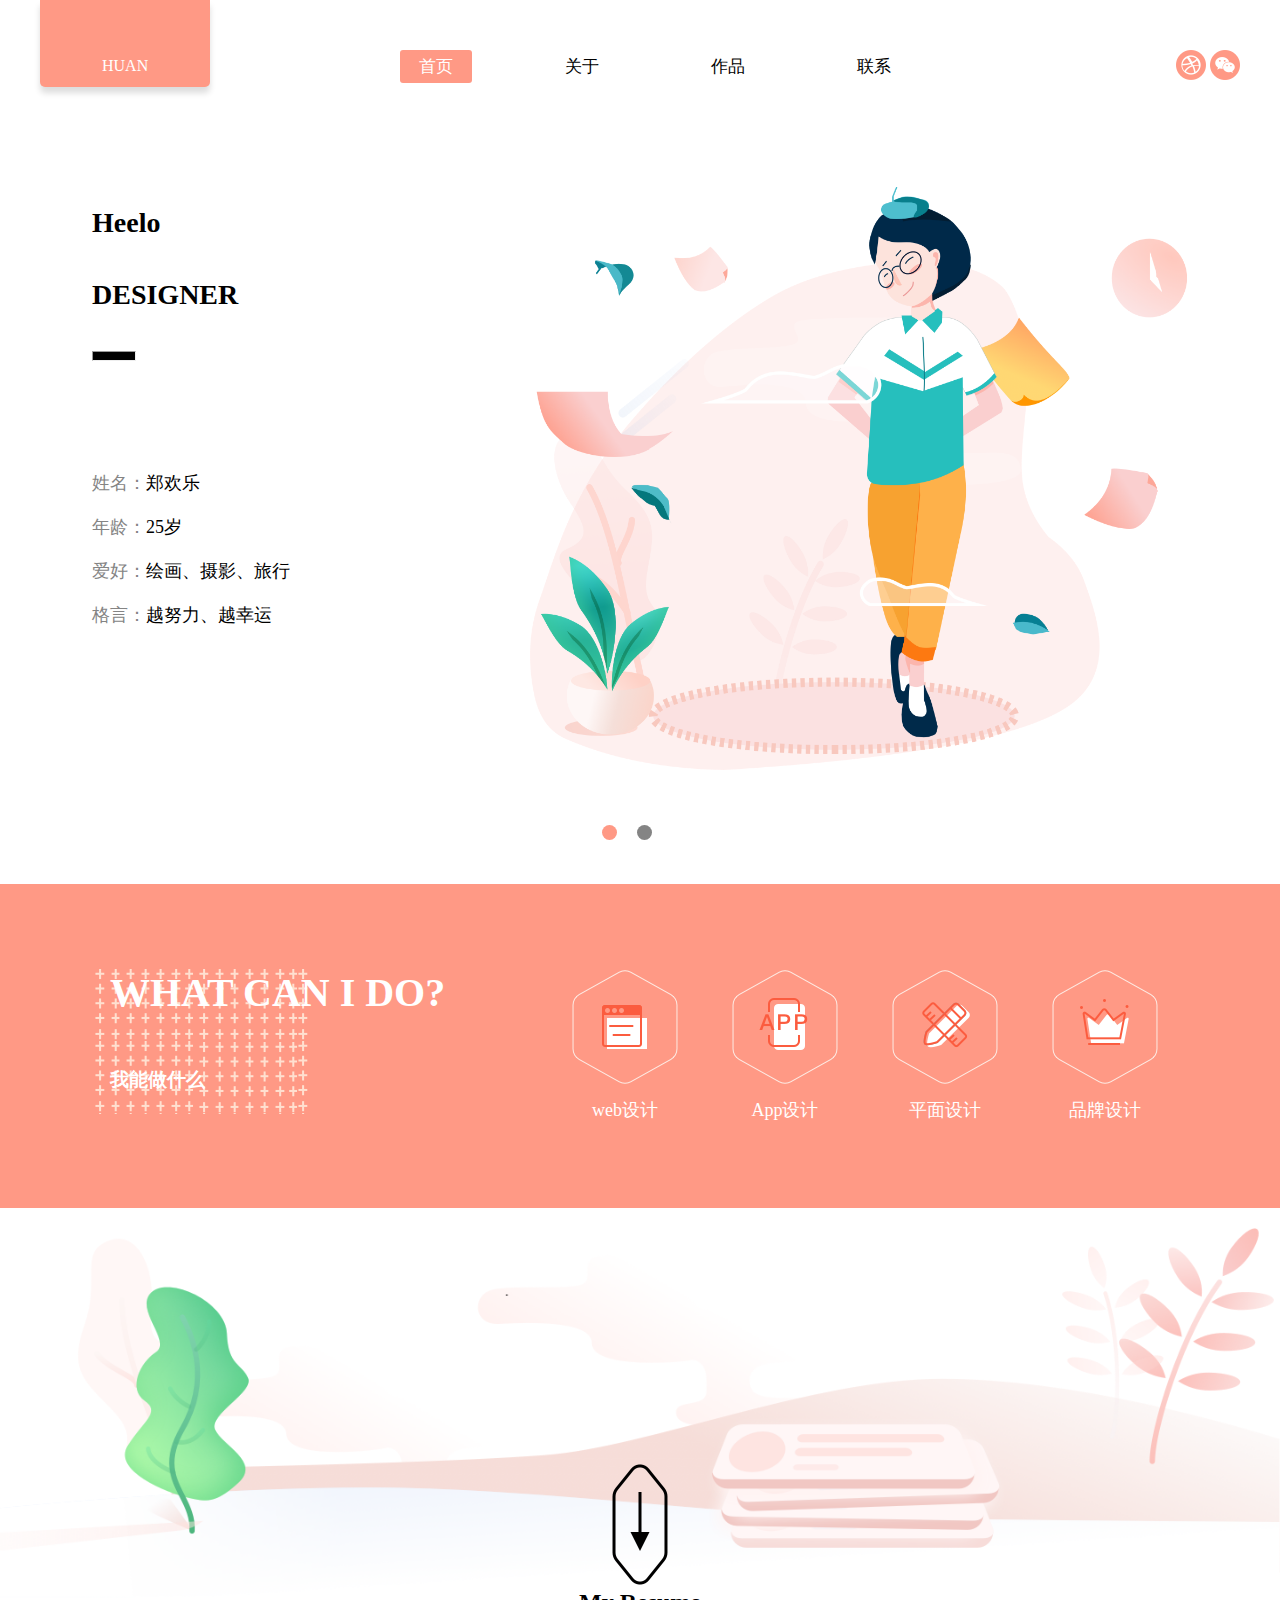
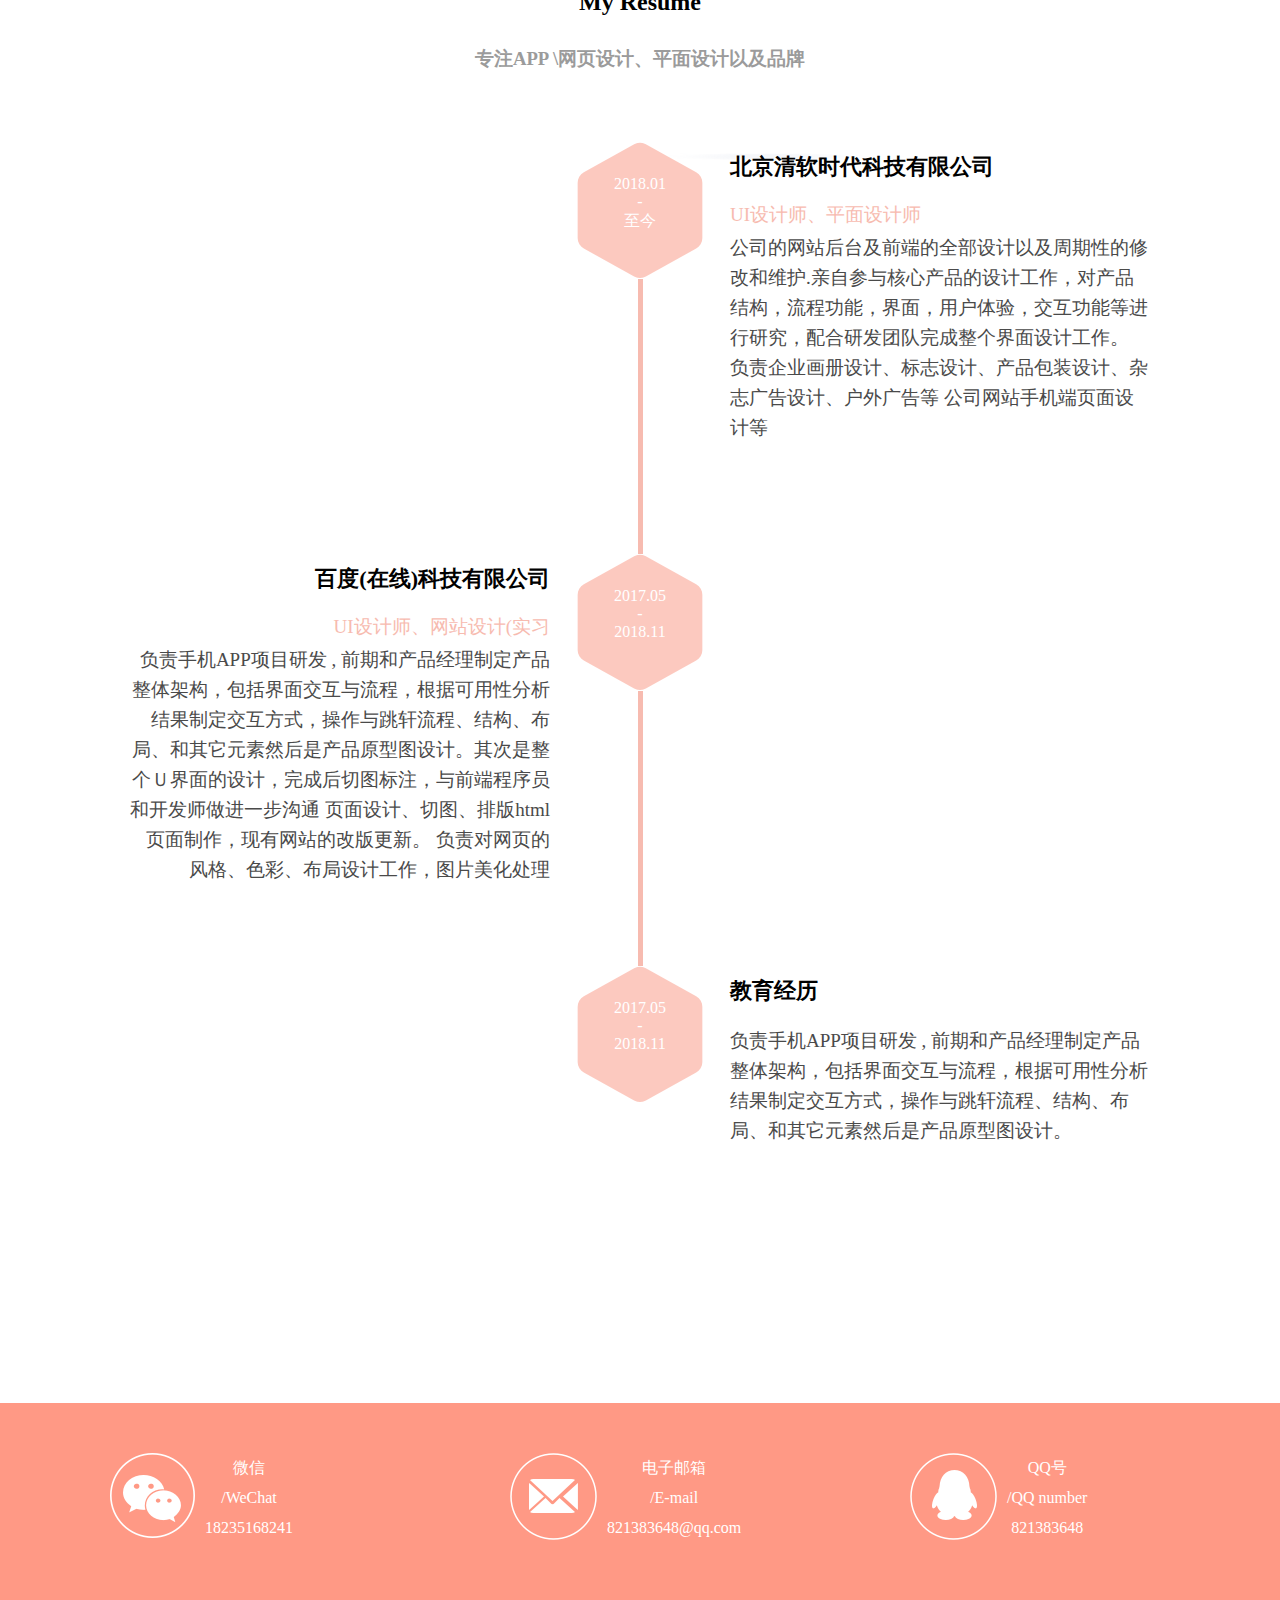
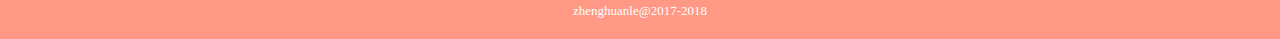
<file: index.html>
<!DOCTYPE html>
<html>
<head>
    <meta charset="UTF-8">
    <meta name="viewport" content="width=device-width, initial-scale=1.0">
    <meta http-equiv="X-UA-Compatible" content="ie=edge">
    <title>zhenghuanle's blog</title>
    <link rel="stylesheet" href="css/style.css">
</head>
<body>
<script>
    function isMobile(){
        var ua = navigator.userAgent.toLowerCase();
        var StringPhoneReg = "\\b(ip(hone|od)|android|opera m(ob|in)i"
    + "|windows (phone|ce)|blackberry"
    + "|s(ymbian|eries60|amsung)|p(laybook|alm|rofile/midp"
    + "|laystation portable)|nokia|fennec|htc[-_]"
    + "|mobile|up.browser|[1-4][0-9]{2}x[1-4][0-9]{2})\\b";
        var StringTableReg = "\\b(ipad|tablet|(Nexus 7)|up.browser"
    + "|[1-4][0-9]{2}x[1-4][0-9]{2})\\b";

    var isIphone = ua.match(StringPhoneReg),
        isTable = ua.match(StringTableReg),
        isMobile = isIphone || isTable;

        if(isMobile) {
            window.location.href="m.index.html";
        }else {
            // window.location.href="index.html";
        }
    }
    isMobile();
</script>
    <div class="content">
        <header>
            <div class="logo">
                HUAN
            </div>
            <nav>
                <ul>
                    <li><a class="hover" href="">首页</a></li>
                    <li><a href="">关于</a></li>
                    <li><a href="works.html">作品</a></li>
                    <li><a href="">联系</a></li>
                </ul>
            </nav>
            <div class="wechat" id="wechat">
                <i><img src="images/dribbble-circle-fill@2x.png" title="主页" alt=""></i>
                <i><img id="weixinShow" src="images/weixin-copy@2x.png" title="" alt=""></i>
                <img id="weixinImg" src="images/weixinShow.jpg" alt="">
            </div>
        </header>
        <div class="banner">
            <div class="banner-main1 clearfix">
                <div class="banner-text">
                    <h2>Heelo</h2>
                    <h2>DESIGNER</h2>
                    <hr>
                    <p><span>姓名：</span>郑欢乐</p>
                    <p><span>年龄：</span>25岁</p>
                    <p><span>爱好：</span>绘画、摄影、旅行</p>
                    <p><span>格言：</span>越努力、越幸运</p>
                    
                </div>
                <div class="banner-img">
                    <img id="bannerImg" src="images/chatu1.png" alt="" style="height:583px;">
                </div>
            </div>
            <div class="banner-main2 clearfix">
                <div class="banner-img">
                    <img id="bannerImg" src="images/chatu2.png" alt="" style="height:583px;">
                </div>
                <div class="banner-text">
                    <h2>阳光、快乐、健康</h2>
                    <!-- <h2>DESIGNER2</h2>
                    <hr>
                    <p><span>姓名：</span>郑欢乐</p>
                    <p><span>年龄：</span>25岁</p>
                    <p><span>爱好：</span>绘画、摄影、旅行</p>
                    <p><span>格言：</span>越努力、越幸运</p>
                     -->
                </div>
            </div>
            <div class="banner-li">
                <i style="background: #ff9985;"></i>
                &nbsp;
                &nbsp;
                <i></i>
            </div>
        </div>
    </div>    
    <div class="can">
        <div class="content">
            <div class="can-main clearfix">
                <div class="can-main-left">
                        <h2>WHAT CAN I DO?</h2>
                        <h3>我能做什么</h3>
                </div>
                <ul class="can-main-right">
                    <li>
                        <img src="images/websheji.png" alt="">
                        <p>web设计</p>
                    </li>
                    <li>
                        <img src="images/appsheji.png" alt="">
                        <p>App设计</p>
                    </li>
                    <li>
                        <img src="images/qingmiansheji.png" alt="">
                        <p>平面设计</p>
                    </li>
                    <li>
                        <img src="images/qinpaisheji.png" alt="">
                        <p>品牌设计</p>
                    </li>
                </ul>
            </div>
        </div>
    </div>
    <div class="resume-top">
        <img src="images/bg-2.png" alt="">
    </div>
    <div class="content">
        <div class="resume">
            <div class="up">
                <img src="images/down.png" alt="">
                <h2>My Resume</h2>
                <h3>专注APP \网页设计、平面设计以及品牌</h3>
            </div>
            <div class="resume-text">
                <div class="text-auto">
                    <div class="img-text">
                        <p>2018.01</p>
                        <p> - </p>
                        <p>至今</p>
                    </div>
                    <div class="img-line"></div>
                    <div class="img-text">
                        <p>2017.05</p>
                        <p> - </p>
                        <p>2018.11</p>
                    </div>
                    <div class="img-line"></div>
                    <div class="img-text">
                        <p>2017.05</p>
                        <p> - </p>
                        <p>2018.11</p>
                    </div>
                </div>
                <div class="experience experience1">
                    <h4>北京清软时代科技有限公司</h4>
                    <span>UI设计师、平面设计师</span>
                    <p>
                        公司的网站后台及前端的全部设计以及周期性的修改和维护.亲自参与核心产品的设计工作，对产品结构，流程功能，界面，用户体验，交互功能等进行研究，配合研发团队完成整个界面设计工作。 负责企业画册设计、标志设计、产品包装设计、杂志广告设计、户外广告等 公司网站手机端页面设计等
                    </p>
                </div>
                <div class="experience experience2">
                    <h4>百度(在线)科技有限公司 </h4>
                    <span>UI设计师、网站设计(实习</span>
                    <p>
                        负责手机APP项目研发 , 前期和产品经理制定产品整体架构，包括界面交互与流程，根据可用性分析结果制定交互方式，操作与跳轩流程、结构、布局、和其它元素然后是产品原型图设计。其次是整个Ｕ界面的设计，完成后切图标注，与前端程序员和开发师做进一步沟通 页面设计、切图、排版html页面制作，现有网站的改版更新。 负责对网页的风格、色彩、布局设计工作，图片美化处理
                    </p>
                </div>
                <div class="experience experience3">
                    <h4>教育经历 </h4>
                    <!-- <span>UI设计师</span> -->
                    <p>
                        负责手机APP项目研发 , 前期和产品经理制定产品整体架构，包括界面交互与流程，根据可用性分析结果制定交互方式，操作与跳轩流程、结构、布局、和其它元素然后是产品原型图设计。
                    </p>
                </div>
            </div>
        </div>
    </div>
    <div class="contact">
        <div class="contact-main">
            <div class="contact1">
                <div class="contact1-main clearfix">
                    <img src="images/weixin-2.png" alt="">
                    <div class="contact1-text">
                        <p>微信</p>
                        <p>/WeChat</p>
                        <p>18235168241</p>
                    </div>
                </div>
            </div>
            <div class="contact1">
                <div class="contact1-main clearfix">
                    <img src="images/mail.png" alt="">
                    <div class="contact1-text">
                        <p>电子邮箱</p>
                        <p>/E-mail</p>
                        <p>821383648@qq.com</p>
                    </div>
                </div>
            </div>
            <div class="contact1">
                <div class="contact1-main clearfix">
                    <img src="images/qq.png" alt="">
                    <div class="contact1-text">
                        <p>QQ号</p>
                        <p>/QQ number</p>
                        <p>821383648</p>
                    </div>
                </div>
            </div>
        </div>
    </div>
    <div class="copyright">
        <p>zhenghuanle@2017-2018</p>
    </div>
<script src="js/index.js"></script>    
</body>
</html>
</file>
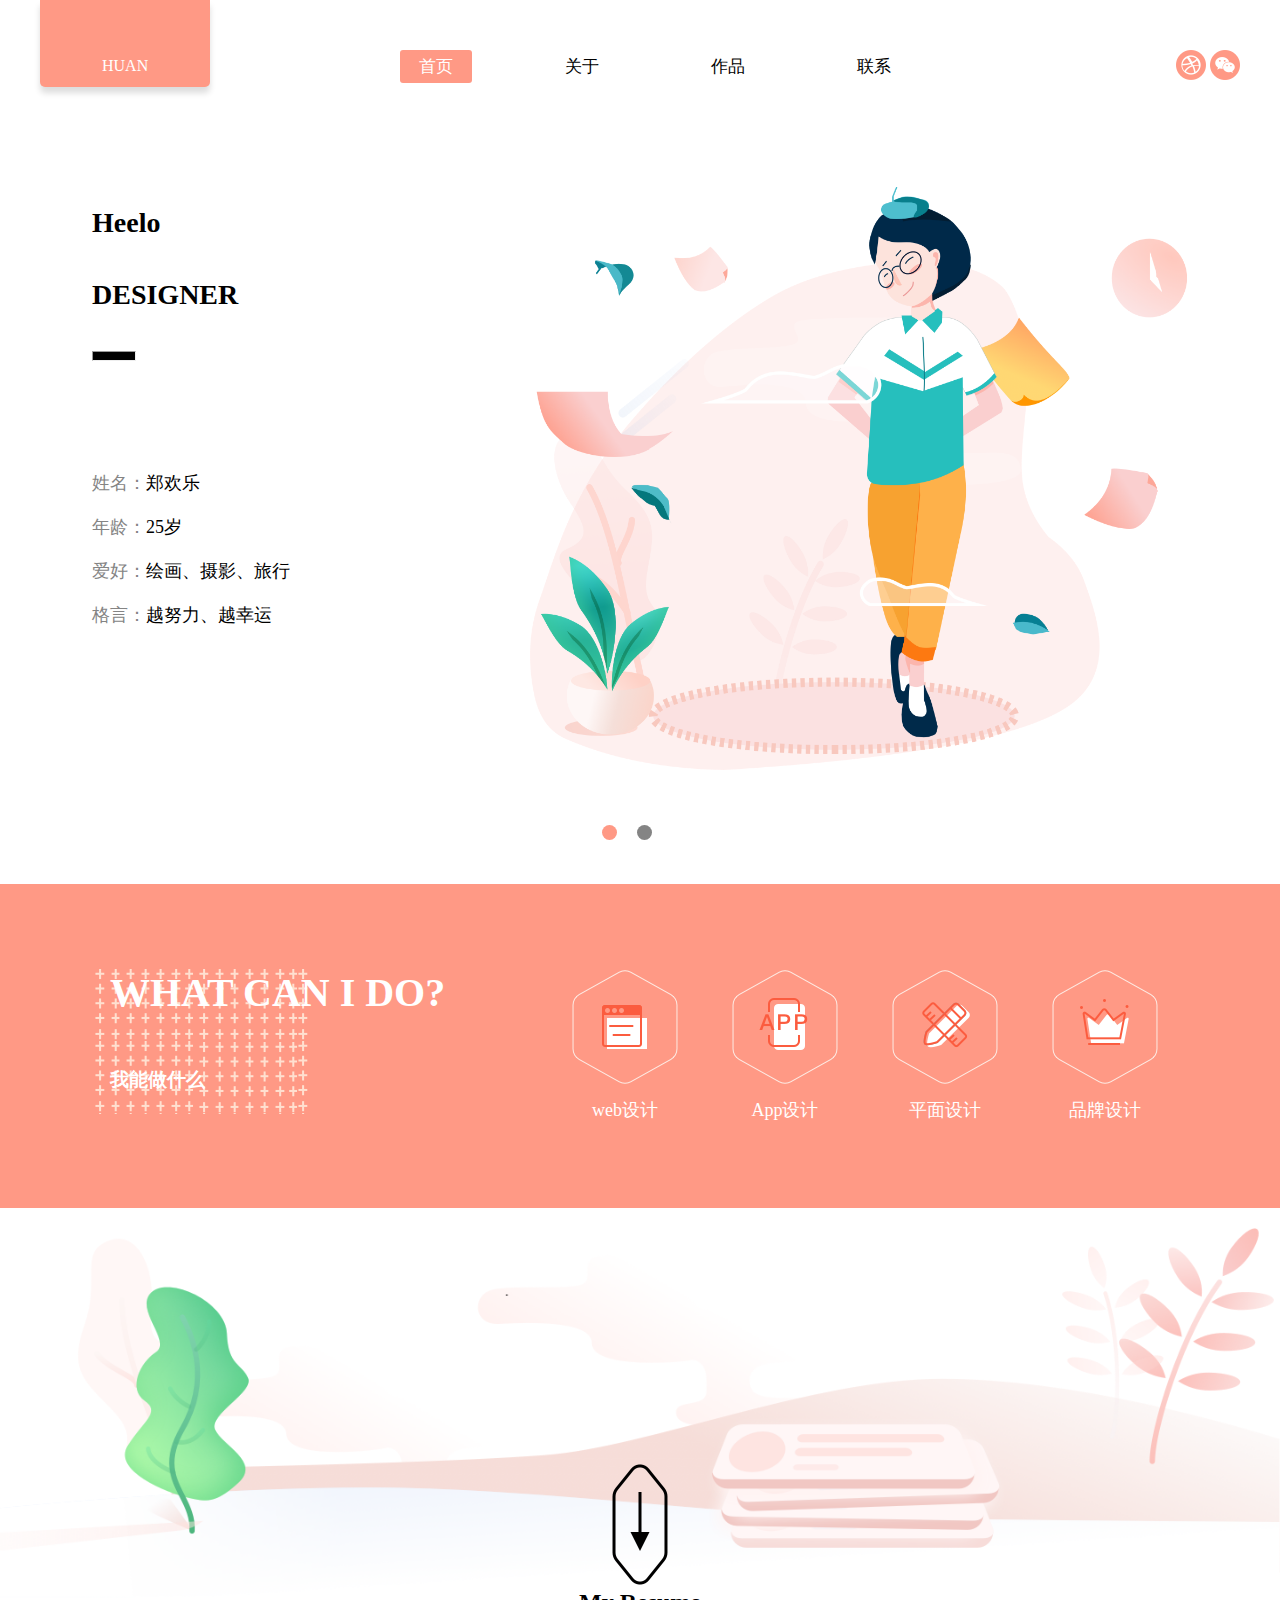
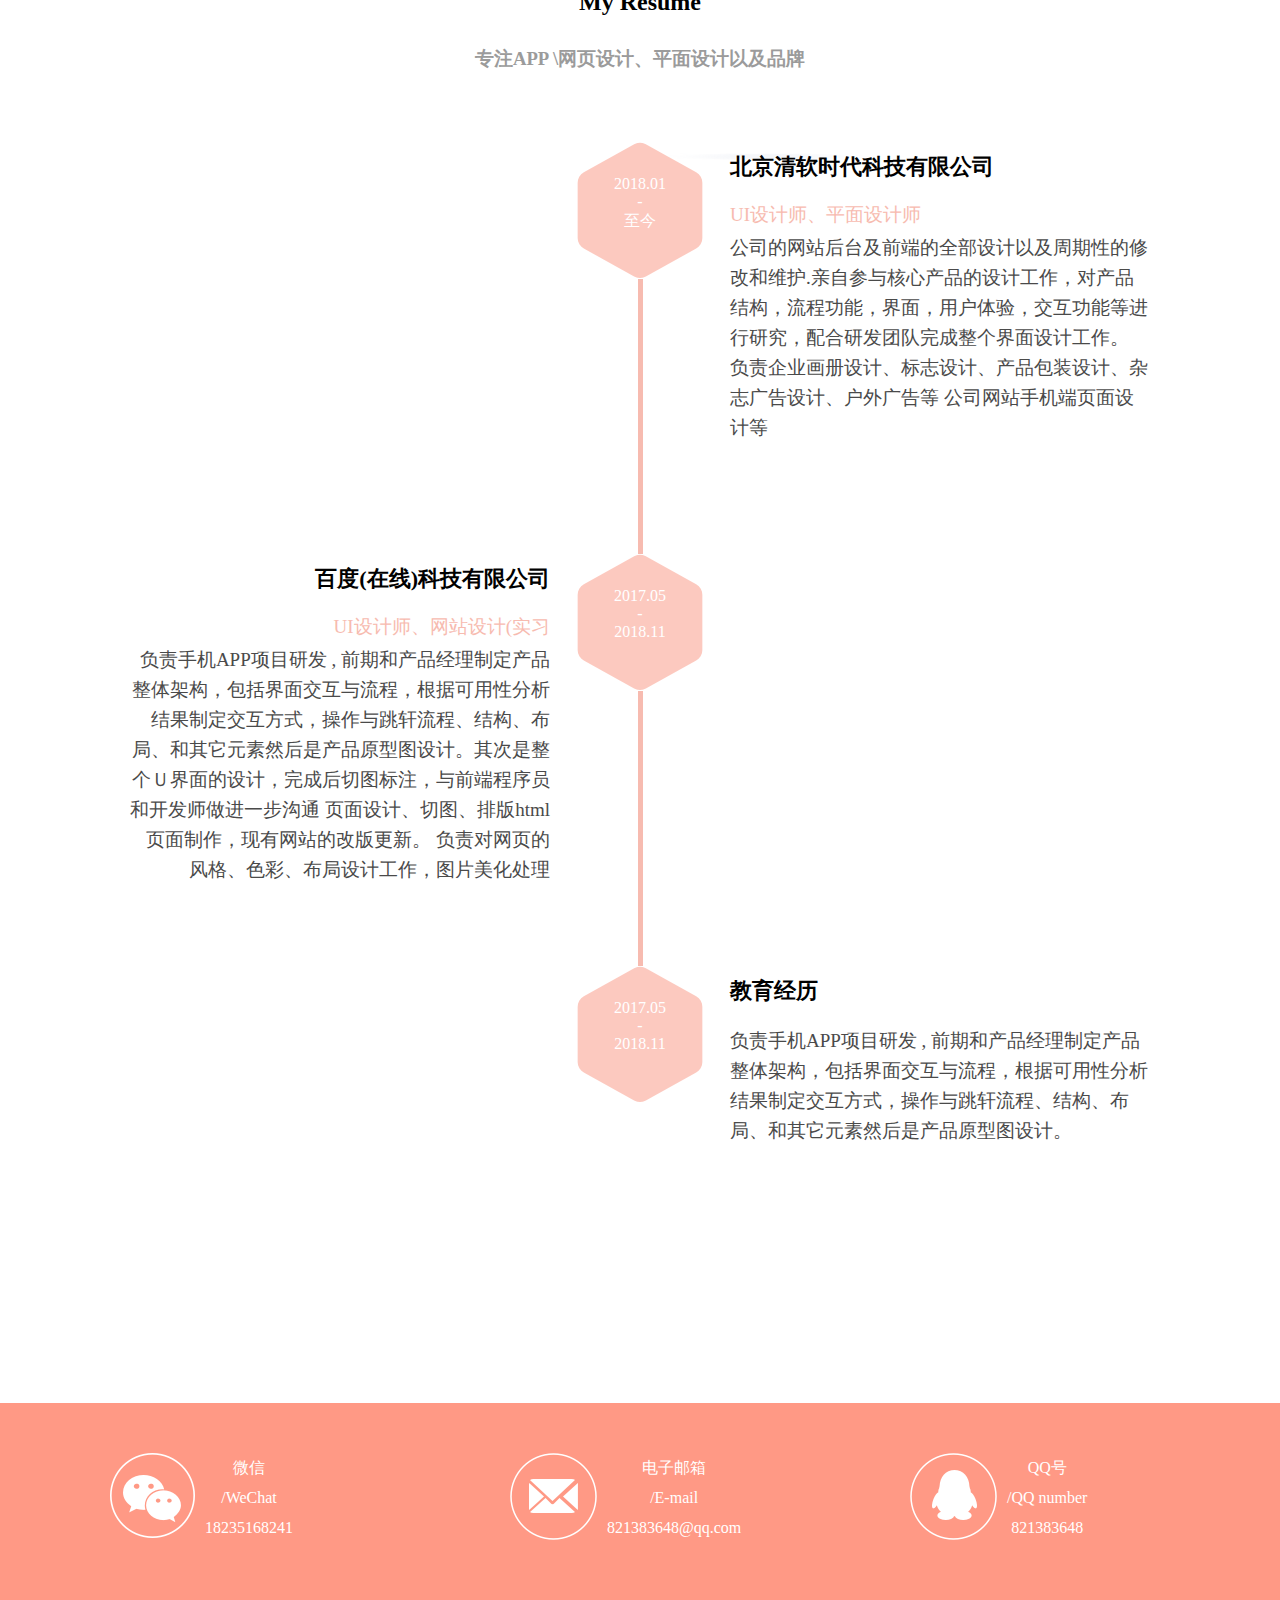
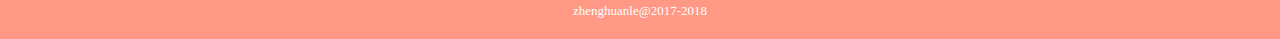
<file: m.index.html>
<!DOCTYPE html>
<html lang="en">
<head>
    <meta charset="UTF-8">
    <meta name="viewport" content="width=device-width, initial-scale=1, minimum-scale=1, maximum-scale=1, user-scalable=no">
    <title>zhl</title>
    <style>
    *{
        padding: 0;
        margin: 0;
        font-size: .12rem;
        box-sizing: border-box;
    }
    .clearfix:after{
        content:"";
        display:block;
        clear:both;
        visibility:hidden; 
    }
    .box{
        margin: 0 auto;
        max-width:6.5rem;
        min-width:3.75rem;
        height:100vh;
        overflow: hidden;
    }
    .content{
        position: relative;
        left: -100px;
        max-width:6.5rem;
        min-width:3.75rem;
        height:100vh;
    }
    .nav,.main{
        position: absolute;
        top:0;
    }
    .nav{
        left: 0;
        width: 100px;
        background: #5ba497;
        height: 100%;
        padding: 15px 0;
    }
    .nav a{
        display: block;
        width: 100%;
        height: .6rem;
        line-height: .6rem;
        margin-bottom: 10px;
        color: #fff;
        font-size: 0.3rem;
        text-align: center;
        cursor: pointer;
    }
    .nav .active{
        background: #3d8074;
    }
    #navButton,.social-link{
        display: block;
        width:.5rem;
        height:.5rem;
        line-height:.45rem;
        text-align:center;
        border-radius:50%;
        color:#5ba497;
        cursor:pointer;
        font-size: .3rem;
        border: #5ba497 2px solid;
    }
    .header{
        padding-left: 5px;
        padding-right: 5px;
        margin-bottom: 20px;
    }
    #navButton{
        float: left;
    }
    .social-link{
        float: right;
        margin-left: 5px;
        margin-right: 5px;
    }
    .main{
        left: 100px;
        width: 100%;
        height: 100%;
        padding:10px;
    }
    .main h3{
        font-size: 0.4rem;
    }
    .main2,.main3,.main4{
        display: none;
    }
    </style>
    <script src="js/fontSize.js"></script>
</head>
<body>
<script>
        function isMobile(){
            var ua = navigator.userAgent.toLowerCase();
            var StringPhoneReg = "\\b(ip(hone|od)|android|opera m(ob|in)i"
        + "|windows (phone|ce)|blackberry"
        + "|s(ymbian|eries60|amsung)|p(laybook|alm|rofile/midp"
        + "|laystation portable)|nokia|fennec|htc[-_]"
        + "|mobile|up.browser|[1-4][0-9]{2}x[1-4][0-9]{2})\\b";
            var StringTableReg = "\\b(ipad|tablet|(Nexus 7)|up.browser"
        + "|[1-4][0-9]{2}x[1-4][0-9]{2})\\b";
    
        var isIphone = ua.match(StringPhoneReg),
            isTable = ua.match(StringTableReg),
            isMobile = isIphone || isTable;
    
            if(isMobile) {
                // window.location.href="m.index.html";
            }else {
                window.location.href="index.html";
            }
        }
        isMobile();
    </script>
<div class="box">
    <div class="content" id="content">
        <div class="nav">
            <a class="link active">主页</a>
            <a class="link ">新闻</a>
            <a class="link ">热点</a>
            <a class="link ">关于</a>
        </div>
        <div class="main">
            <div class="header clearfix">
                <span id="navButton"> > </span>
                <div class="social clearfix">
                    <a class="social-link"> b </a>
                    <a class="social-link"> a </a>
                    <a class="social-link"> t </a>
                    <a class="social-link"> w </a>
                </div>
            </div>
            <div class="main1 main-class">
                <h3>主页</h3>
                我是内容我是内容我是内容我是内容我是内容我是内容我是内容我是内容我是内容
                我是内容我是内容我是内容我是内容我是内容我是内容我是内容我是内容
            </div>
            <div class="main2 main-class">
                <h3>新闻</h3>
                我是内容我是内容我是内容我是内容我是内容我是内容我是内容我是内容我是内容
                我是内容我是内容我是内容我是内容我是内容我是内容我是内容我是内容
            </div>
            <div class="main3 main-class">
                <h3>热点</h3>
                我是内容我是内容我是内容我是内容我是内容我是内容我是内容我是内容我是内容
                我是内容我是内容我是内容我是内容我是内容我是内容我是内容我是内容
            </div>
            <div class="main4 main-class">
                <h3>关于</h3>
                我是内容我是内容我是内容我是内容我是内容我是内容我是内容我是内容我是内容
                我是内容我是内容我是内容我是内容我是内容我是内容我是内容我是内容
            </div>
        </div>
        
    </div>    
</div>
 <script>
    //  左侧导航滑动
 function left(){
    var ml = -100;
    var timeLeft = setInterval(function(){
        ml += 5;
        if(ml <= 0){
            content.style.left = ml + "px";
        }else{
            clearInterval(timeLeft);
        }
    }, 20);
    navButton.innerHTML= '<';
}
function right(){
    var ml = 0;
    var timeLeft = setInterval(function(){
        ml -= 5;
        if(ml >= -100){
            content.style.left = ml + "px";
        }else{
            clearInterval(timeLeft);
        }
    }, 20);
    navButton.innerHTML= '>';
}

var ml= content.style.left = "-100px";
navButton.onclick=function (){
    console.log(ml);
    if(content.style.left == "-100px"){
        left();
    }else{
        right();
    }
}

// 导航栏切换
var mainClass= document.querySelectorAll('.main-class');
var link= document.querySelectorAll('.link');
var len= link.length;

console.log(mainClass, link);
for(var i=0; i<len; i++){
    (function (j){
        link[j].onclick=function(){
            right();
            for(var n=0; n<len; n++){
                link[n].classList.remove('active');
                mainClass[n].style.display="none";
            }
            this.classList.add('active');
            mainClass[j].style.display='block';
        }
    })(i)
}
</script> 
</body>
</html>
</file>
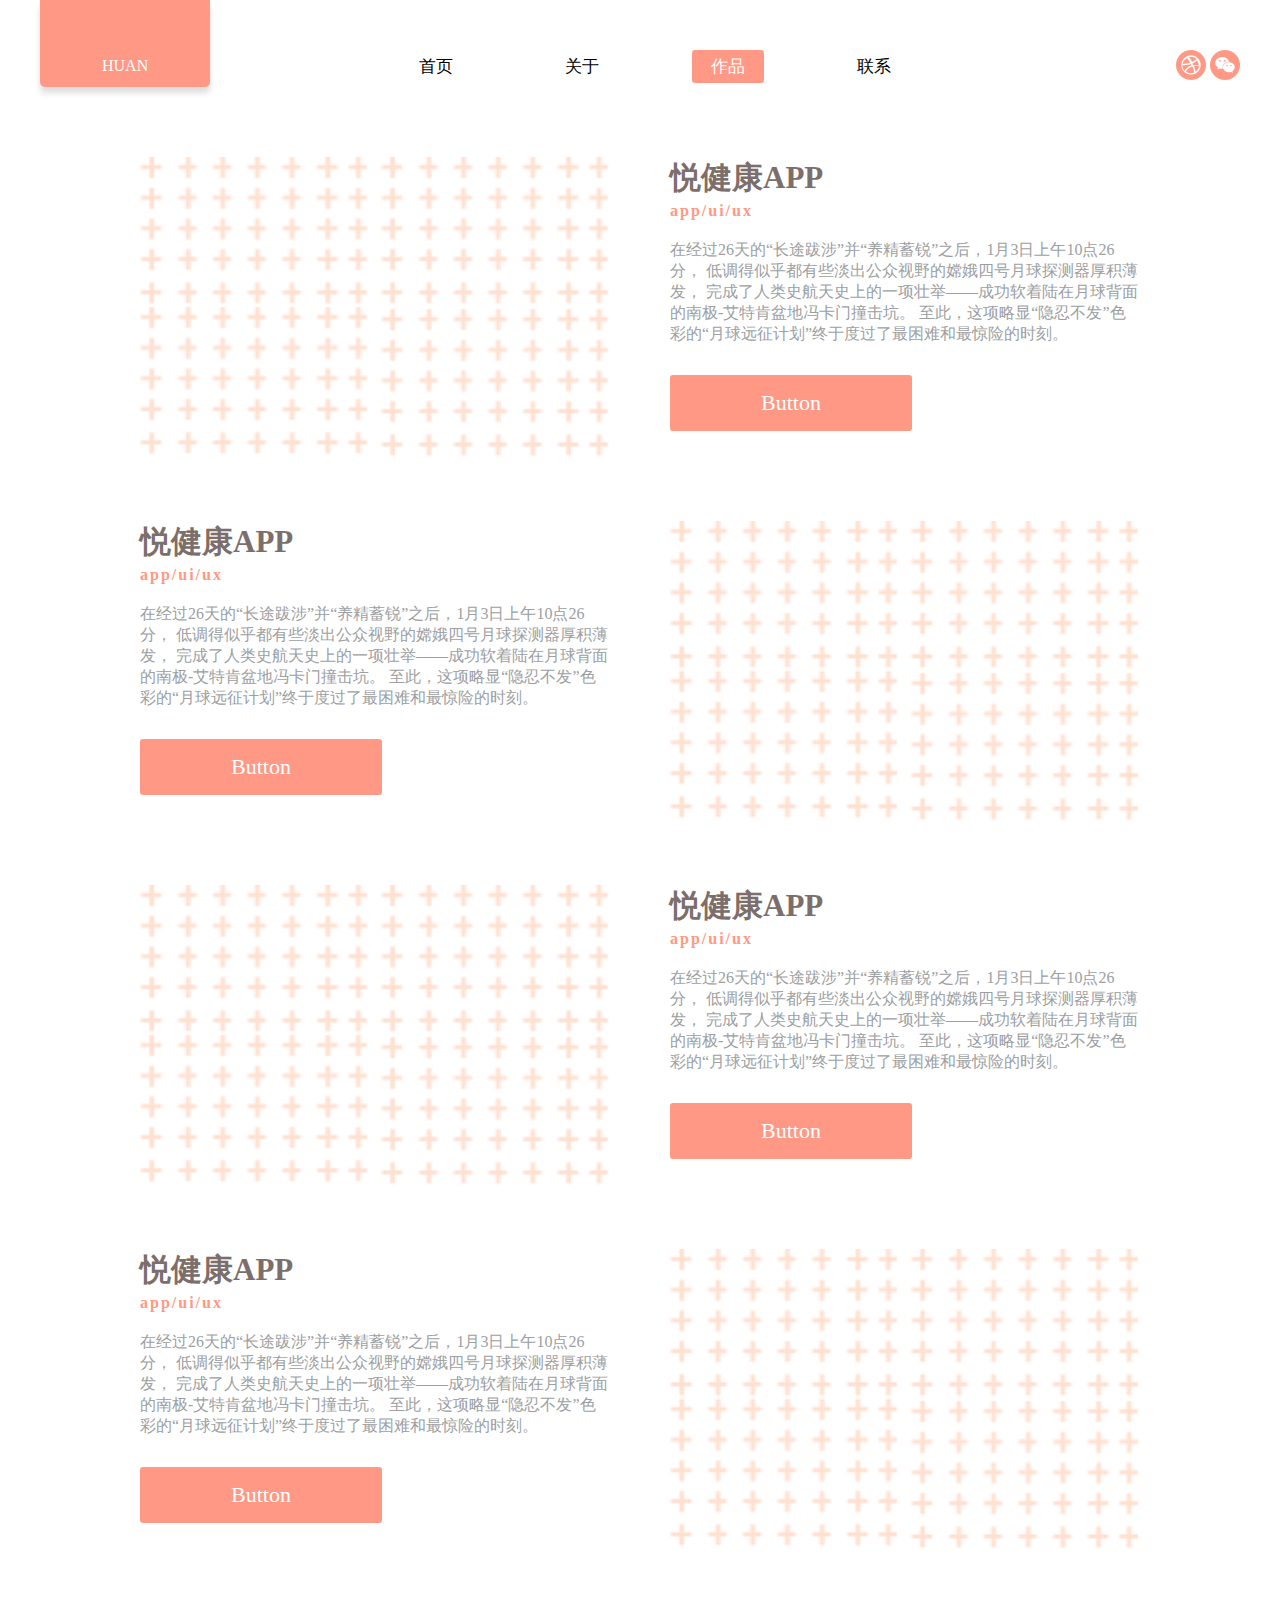
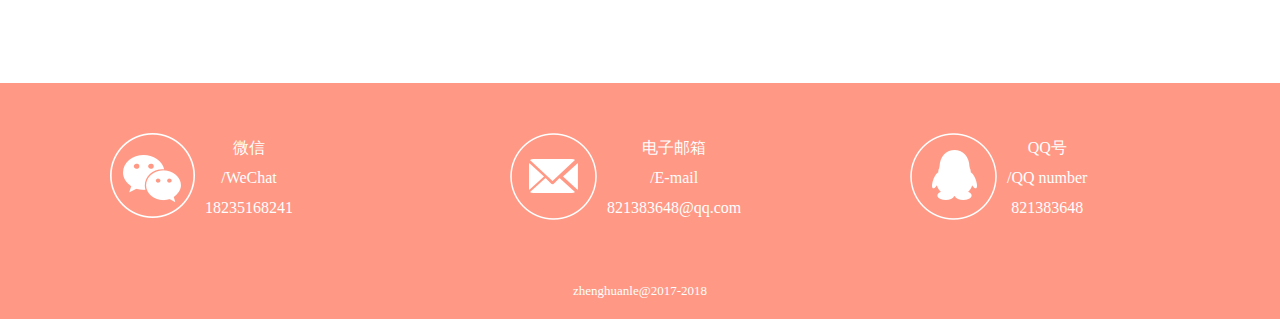
<file: works.html>
<!DOCTYPE html>
<html>
<head>
    <meta charset="UTF-8">
    <meta name="viewport" content="width=device-width, initial-scale=1.0">
    <meta http-equiv="X-UA-Compatible" content="ie=edge">
    <title>works</title>
    <link rel="stylesheet" href="css/style.css">
</head>
<body>
<script>
    function isMobile(){
        var ua = navigator.userAgent.toLowerCase();
        var StringPhoneReg = "\\b(ip(hone|od)|android|opera m(ob|in)i"
    + "|windows (phone|ce)|blackberry"
    + "|s(ymbian|eries60|amsung)|p(laybook|alm|rofile/midp"
    + "|laystation portable)|nokia|fennec|htc[-_]"
    + "|mobile|up.browser|[1-4][0-9]{2}x[1-4][0-9]{2})\\b";
        var StringTableReg = "\\b(ipad|tablet|(Nexus 7)|up.browser"
    + "|[1-4][0-9]{2}x[1-4][0-9]{2})\\b";

    var isIphone = ua.match(StringPhoneReg),
        isTable = ua.match(StringTableReg),
        isMobile = isIphone || isTable;

        if(isMobile) {
            window.location.href="m.index.html";
        }else {
            // window.location.href="index.html";
        }
    }
    isMobile();
</script>
    <div class="content">
        <header>
            <div class="logo">
                HUAN
            </div>
            <nav>
                <ul>
                    <li><a href="index.html">首页</a></li>
                    <li><a href="">关于</a></li>
                    <li><a class="hover" href="">作品</a></li>
                    <li><a href="">联系</a></li>
                </ul>
            </nav>
            <div class="wechat" id="wechat">
                <i><img src="images/dribbble-circle-fill@2x.png" title="主页" alt=""></i>
                <i><img id="weixinShow" src="images/weixin-copy@2x.png" title="" alt=""></i>
                <img id="weixinImg" src="images/weixinShow.jpg" alt="">
            </div>
        </header>
    </div>
    <div class="works">
        <div class="content">
            <ul class="works-main">
                <li class="box clearfix">
                    <div class="img">
                        <img src="images/bgstar.png" alt="">
                    </div>
                    <div class="text">
                        <h2>悦健康APP</h2>
                        <span>app/ui/ux</span>
                        <br>
                        <p>
                            在经过26天的“长途跋涉”并“养精蓄锐”之后，1月3日上午10点26分，
                            低调得似乎都有些淡出公众视野的嫦娥四号月球探测器厚积薄发，
                            完成了人类史航天史上的一项壮举——成功软着陆在月球背面的南极-艾特肯盆地冯卡门撞击坑。
                            至此，这项略显“隐忍不发”色彩的“月球远征计划”终于度过了最困难和最惊险的时刻。
                        </p>
                        <div class="button">
                            Button
                        </div>
                    </div>
                </li>
                <li class="box oddLi clearfix">
                        <div class="text">
                            <h2>悦健康APP</h2>
                            <span>app/ui/ux</span>
                            <br>
                            <p>
                                在经过26天的“长途跋涉”并“养精蓄锐”之后，1月3日上午10点26分，
                                低调得似乎都有些淡出公众视野的嫦娥四号月球探测器厚积薄发，
                                完成了人类史航天史上的一项壮举——成功软着陆在月球背面的南极-艾特肯盆地冯卡门撞击坑。
                                至此，这项略显“隐忍不发”色彩的“月球远征计划”终于度过了最困难和最惊险的时刻。
                            </p>
                            <div class="button">
                                Button
                            </div>
                        </div>
                        <div class="img">
                                <img src="images/bgstar.png" alt="">
                        </div>
                    </li>

                <li class="box clearfix">
                        <div class="img">
                            <img src="images/bgstar.png" alt="">
                        </div>
                        <div class="text">
                            <h2>悦健康APP</h2>
                            <span>app/ui/ux</span>
                            <br>
                            <p>
                                在经过26天的“长途跋涉”并“养精蓄锐”之后，1月3日上午10点26分，
                                低调得似乎都有些淡出公众视野的嫦娥四号月球探测器厚积薄发，
                                完成了人类史航天史上的一项壮举——成功软着陆在月球背面的南极-艾特肯盆地冯卡门撞击坑。
                                至此，这项略显“隐忍不发”色彩的“月球远征计划”终于度过了最困难和最惊险的时刻。
                            </p>
                            <div class="button">
                                Button
                            </div>
                        </div>
                    </li>
                    <li class="box oddLi clearfix">
                            <div class="text">
                                <h2>悦健康APP</h2>
                                <span>app/ui/ux</span>
                                <br>
                                <p>
                                    在经过26天的“长途跋涉”并“养精蓄锐”之后，1月3日上午10点26分，
                                    低调得似乎都有些淡出公众视野的嫦娥四号月球探测器厚积薄发，
                                    完成了人类史航天史上的一项壮举——成功软着陆在月球背面的南极-艾特肯盆地冯卡门撞击坑。
                                    至此，这项略显“隐忍不发”色彩的“月球远征计划”终于度过了最困难和最惊险的时刻。
                                </p>
                                <div class="button">
                                    Button
                                </div>
                            </div>
                            <div class="img">
                                    <img src="images/bgstar.png" alt="">
                            </div>
                        </li>
            </ul>
        </div>
    </div>
    <div class="contact">
        <div class="contact-main">
            <div class="contact1">
                <div class="contact1-main clearfix">
                    <img src="images/weixin-2.png" alt="">
                    <div class="contact1-text">
                        <p>微信</p>
                        <p>/WeChat</p>
                        <p>18235168241</p>
                    </div>
                </div>
            </div>
            <div class="contact1">
                <div class="contact1-main clearfix">
                    <img src="images/mail.png" alt="">
                    <div class="contact1-text">
                        <p>电子邮箱</p>
                        <p>/E-mail</p>
                        <p>821383648@qq.com</p>
                    </div>
                </div>
            </div>
            <div class="contact1">
                <div class="contact1-main clearfix">
                    <img src="images/qq.png" alt="">
                    <div class="contact1-text">
                        <p>QQ号</p>
                        <p>/QQ number</p>
                        <p>821383648</p>
                    </div>
                </div>
            </div>
        </div>
    </div>
    <div class="copyright">
        <p>zhenghuanle@2017-2018</p>
    </div>
<script src="js/index.js"></script>    
</body>
</html>
</file>
<file: css/style.css>
/* 通用样式 */
*{
    padding: 0;
    margin: 0;
}
.clearfix:after{
    content:"";
    display:block;
    clear:both;
    visibility:hidden; 
}
.content,.contact-main{
    /* width: 84%; */
    min-width: 640px;
    max-width: 1200px;
    margin: 0 auto;
}
/* header */
header{
    display: flex;
}
header .logo{
    flex-grow: 1;
    width: 93px;
    height: 87px;
    line-height: 132px;
    background: #ff9985;
    text-align: center;
    color: #fff;
    border-bottom-left-radius: 5px;
    border-bottom-right-radius: 5px;
    box-shadow: 0 6px 6px #ddd;
}
header nav{
    flex-grow: 4; 
    padding-top: 50px;
}
header ul{
    list-style: none;
    text-align: center;

}
header ul li{
    display: inline-block;
    margin-left: 35px;
    margin-right: 35px;
}
header li a{
    display: block;
    width: 72px;
    height: 33px;
    line-height: 33px;
    border-radius: 3px;
    text-align: center;
    font-size: 17px;
    color: #000;
    text-decoration: none;
}
header li a:hover{
    color: #fff;
    background: #ff9985;
}
header .hover{
    color: #fff;
    background: #ff9985;
}
header .wechat{
    position: relative;
    flex-grow: 1;
    padding-top: 50px;
    text-align: right;
}
.wechat #weixinImg{
    display: none;
    position: absolute;
    right: -58px;
    bottom: -144px;
    width: 150px;
    height: 150px;
}
header .wechat img{
    width: 30px;
    height: 30px;
    cursor: pointer;
}
/* banner */
.banner{
    position: relative;
    padding-top: 100px;
    padding-left: 52px;
    padding-right: 52px;
    padding-bottom: 110px;
}
.banner-main2{
    display: none;
}
.banner-main2 .banner-text{
    text-align: center;
}
.banner-main2 .banner-text hr{
    display: none;
}
.banner-text{
    width:40%;
    padding-top: 20px;
    float: left;
}
.banner-text p{
    margin-bottom: 20px;
}
.banner-text span{
    color: #848484;
}
.banner-img{
    width:60%;
    float: left;
}
.banner-img img{
    width: 100%;
    height: 100%;
}
.banner-text h2{
    font-size: 28px;
    padding-bottom: 40px;
}
.banner-text p{
    font-size: 18px;
}
.banner-text hr{
    width: 42px;
    height: 3px;
    padding-top: 5px;
    margin-bottom: 110px;
    background: #000;
}
.banner-li{
    position: absolute;
    left: 50%;
    margin-left: -38px;
    bottom: 40px;
    text-align: center;
}
.banner-li i{
    display: inline-block;
    width: 15px;
    height: 15px;
    border-radius: 50%;
    cursor: pointer;
    background: #848484;
}
/* can */
.can{
    background: #ff9985;
    margin-bottom: 20px;
}
.can-main{
    position: relative;
    padding: 85px 55px;
}
.can-main .can-main-right{
    float: right;
    list-style: none;
}
.can-main .can-main-right li{
    float: left;
    margin: 1px 27px;
    text-align: center;
}
.can-main li p{
    padding-top: 10px;
    font-size: 18px;
    color: #fff;
}
.can-main .can-main-left{
    padding-left: 15px;
    width: 203px;
    height: 145px;
    float: left;
    background-image: url('../images/bgstar.png');
    color: #fff;
}
.can-main .can-main-left>h2{
    position: absolute;
    font-size: 40px;
}
.can-main .can-main-left>h3{
    position: absolute;
    bottom: 115px;
}
/* resume-top img*/
.resume-top img{
    width: 100%;
}
.resume{
    margin-top: -300px;
    margin-bottom: 300px;
}
.resume .up{
    text-align: center;
    margin-bottom: 70px;
}
.resume .up h3{
    padding-top: 30px;
    /* font-size: 28px; */
    color:#9B9B9B;
}
.resume .resume-text{
    position: relative;
}
.resume .text-auto {
    text-align: center;
}
.resume .text-auto img{
    display: block;
    margin: 0 auto;
}
.resume .img-line{
    width: 5px;
    height: 275px;
    margin: 0 auto;
    background: #f7bbb0;
}
.resume .img-text{
    box-sizing: border-box;
    padding-top: 33px;
    width: 126px;
    height: 137px;
    margin: 0 auto;
    background: url('../images/fiveSides.png') no-repeat;
    color: #fff;
    font-size: 16px;
}   
.experience h4{
    margin-bottom: 20px;
    font-size: 22px;
    color: #000;
}
.experience span{
    display: block;
    margin-bottom: 5px;
    font-size: 19px;
    color:#f7bbb0;
}
.experience p{
    margin-bottom: 5px;
    line-height: 30px;
    font-size: 19px;
    color:#4a4a4a;
}
.experience3,.experience2,.experience1{
    position: absolute;
    height: 412px;
    width:50%;
    box-sizing: border-box;
    padding: 10px 90px;
}
.experience1{
    top:0;
    right: 0;
}
.experience2{
    left: 0;
    top:412px;
    text-align: right;
}
.experience3{
    right: 0;
    top:824px;
    text-align: left;
}
/* 联系我 */
.contact{
    padding-top: 50px;
}
.contact,.copyright{
    background: #ff9985;
    color: #fff;
    text-align: center;
}
.contact-main{
    display: flex;
}
.contact-main .contact1{
    flex-grow: 1;
    text-align: center;
}
.contact1-main{
    width: 260px;
    margin: auto;
}
.contact1 .contact1-text{
    padding:0 10px;
    float: left;
}
.contact1 .contact1-text p{
    line-height: 30px;
}
.contact1 img{
    float: left;
}
.copyright{
    padding-top: 60px;
    padding-bottom:20px;
    font-size: 13px;
}

/* works.html */
.works-main{
    width:1000px;
    margin:0 auto;
    padding: 70px 0;
}
.works-main .box{
    list-style: none;
    margin-bottom: 60px;
}
.works-main .box .img{
    width: 47%;
    float: left;
}
.works-main .box .img img{
    width: 100%;
    height: 300px;
}
.works-main .box .text{
    width: 47%;
    float: right;
}
.works-main .text h2{
    width:423px;
    font-size:31px;
    color: #7B6E6B;
    font-weight:600;
}
.works-main .text span{
    display: block;
    color: #FF9985;
    width:174px;
    height:23px;
    font-size:16px;
    font-family:Arial-Black;
    font-weight:900;
    line-height:23px;
    letter-spacing:2px;
}
.works-main .text p{
    color: #9CA0A2;
    margin-bottom: 30px;
}
.works-main .text .button{
    width:242px;
    height:56px;
    background:rgba(255,153,133,1);
    line-height: 56px;
    text-align: center;
    border-radius:3px;
    color: #fff;
    font-size: 22px;
    cursor: pointer;
}
.works-main .text .button:hover{
    background: #cc2100;
}
.works-main li:nth-last-child(odd) .text{
    float: left;
}
.works-main li:nth-last-child(odd) .img{
    float: right;
}
</file>
